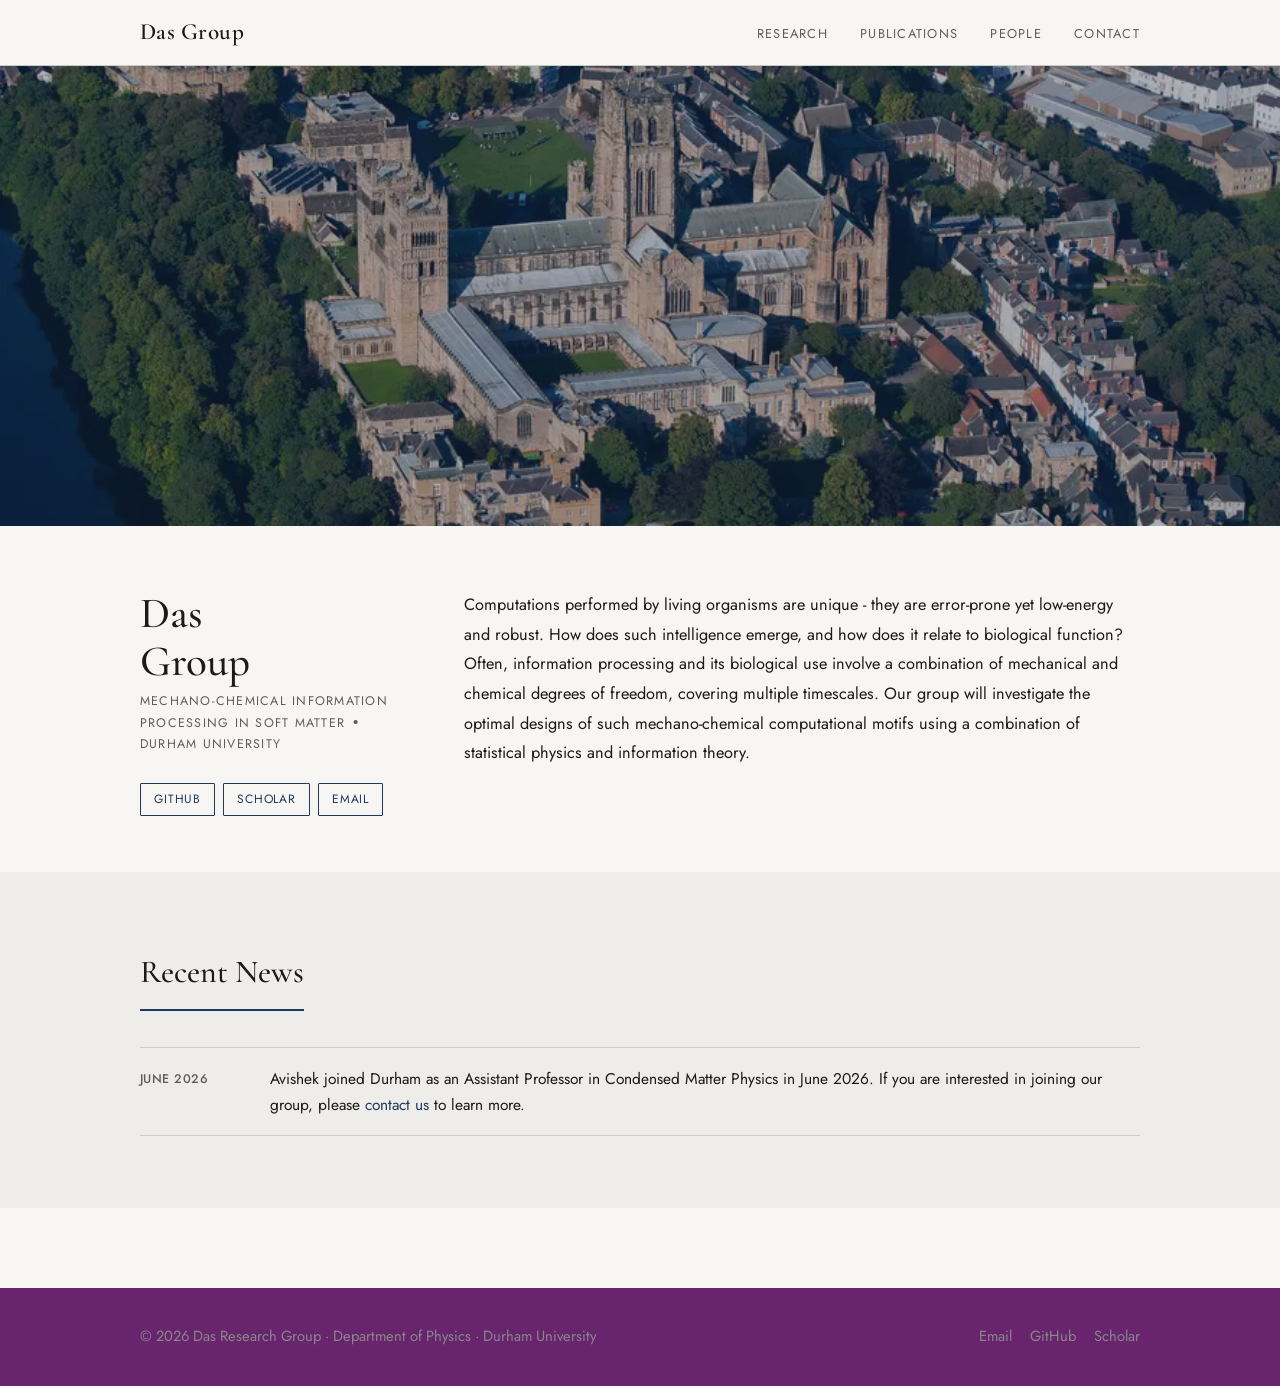
<file: index.html>
<!DOCTYPE html>
<html lang="en">
<head>
  <meta charset="UTF-8">
  <meta name="viewport" content="width=device-width, initial-scale=1.0, shrink-to-fit=no">
  <title>Das Group | Durham University </title>
  <meta name="description" content="Mechano-Chemical Information Processing">
  <link rel="preconnect" href="https://fonts.googleapis.com">
  <link rel="preconnect" href="https://fonts.gstatic.com" crossorigin>
  <link href="https://fonts.googleapis.com/css2?family=Cormorant+Garamond:ital,wght@0,400;0,500;0,600;1,400&family=Jost:wght@300;400;500&display=swap" rel="stylesheet">
  <link rel="stylesheet" href="css/style.css">
</head>

<!-- Google tag (gtag.js) -->
<script async src="https://www.googletagmanager.com/gtag/js?id=G-GLLT62PN7Q"></script>
<script>
  window.dataLayer = window.dataLayer || [];
  function gtag(){dataLayer.push(arguments);}
  gtag('js', new Date());

  gtag('config', 'G-GLLT62PN7Q');
</script>
  
<body>

  <!-- ═══ NAVIGATION ════════════════════════════════════════ -->
  <nav>
    <div class="nav-inner">
      <!-- REPLACE: your name or group name -->
      <a href="index.html" class="nav-brand">Das Group</a>
      <button class="nav-toggle" aria-label="Toggle menu" onclick="toggleNav()">
        <span></span><span></span><span></span>
      </button>
      <ul class="nav-links" id="navLinks">
        <li><a href="research.html">Research</a></li>
        <li><a href="publications.html">Publications</a></li>
        <li><a href="people.html">People</a></li>
        <li><a href="contact.html">Contact</a></li>
      </ul>
    </div>
  </nav>

  <!-- ═══ HERO IMAGE ════════════════════════════════════════ -->
  <!-- REPLACE: add your image at assets/img/hero.jpg and
       uncomment the <img> tag below; delete the placeholder div -->
  <div class="hero">
     <img src="assets/img/durham.jpg" alt="Research banner"> 
  </div>

  <!-- ═══ INTRO ═════════════════════════════════════════════ -->
  <div class="home-intro">

    <div class="intro-left">
      <!-- REPLACE: your group/name -->
      <h1 class="intro-name">Das<br>Group</h1>
      <!-- REPLACE: your title and affiliation -->
      <p class="intro-title">Mechano-Chemical Information Processing in Soft Matter 
        <span style="font-size: 3em; line-height: 0; vertical-align: -0.1em;">&middot;</span> Durham University </p>
      <div class="intro-badges">
        <!-- REPLACE: update hrefs and add/remove links as needed -->
        <a href="https://github.com/avishek-das1" target="_blank">GitHub</a>
        <a href="https://scholar.google.com/citations?user=sW6eFRYAAAAJ&hl=en" target="_blank">Scholar</a>
        <a href="mailto:avishek.das@durham.ac.uk">Email</a>
      </div>
    </div>

    <div class="intro-body">
      <!-- REPLACE: your research description (2–4 paragraphs) -->
      <p>
        Computations performed by living organisms are unique - they are error-prone yet low-energy and robust. 
        How does such intelligence emerge, and how does it relate to biological function? 
        Often, information processing and its biological use involve a combination of mechanical and chemical degrees of freedom,
        covering multiple timescales. Our group will investigate the optimal designs of such mechano-chemical 
        computational motifs using a combination of statistical physics and information theory. 
      </p>
    </div>

  </div>

  <!-- ═══ NEWS ══════════════════════════════════════════════ -->
  <div class="section section-alt">
    <div class="wrap">
      <h2 class="section-title">Recent News</h2>
      <ul class="news-list">

        <!-- REPLACE: most recent item first; duplicate <li> as needed -->
        <li class="news-item">
          <span class="news-date">June 2026</span>
          <span class="news-text">
            Avishek joined Durham as an Assistant Professor in Condensed Matter Physics in June 2026. If you are interested in joining
            our group, please <a href="contact.html">contact us</a> to learn more.
          </span>
        </li>

      </ul>
    </div>
  </div>

  <!-- ═══ FOOTER ════════════════════════════════════════════ -->
  <!-- REPLACE: department, university, and links -->
  <footer>
    <div class="footer-inner">
      <span class="footer-copy">
        &copy; 2026 Das Research Group &middot; Department of Physics &middot; Durham University
      </span>
      <div class="footer-links">
        <a href="mailto:avishek.das@durham.ac.uk">Email</a>
        <a href="https://github.com/avishek-das1" target="_blank">GitHub</a>
        <a href="https://scholar.google.com/citations?user=sW6eFRYAAAAJ&hl=en" target="_blank">Scholar</a>
      </div>
    </div>
  </footer>

  <script>
    function toggleNav() {
      document.getElementById('navLinks').classList.toggle('open');
    }
  </script>

</body>
</html>
</file>
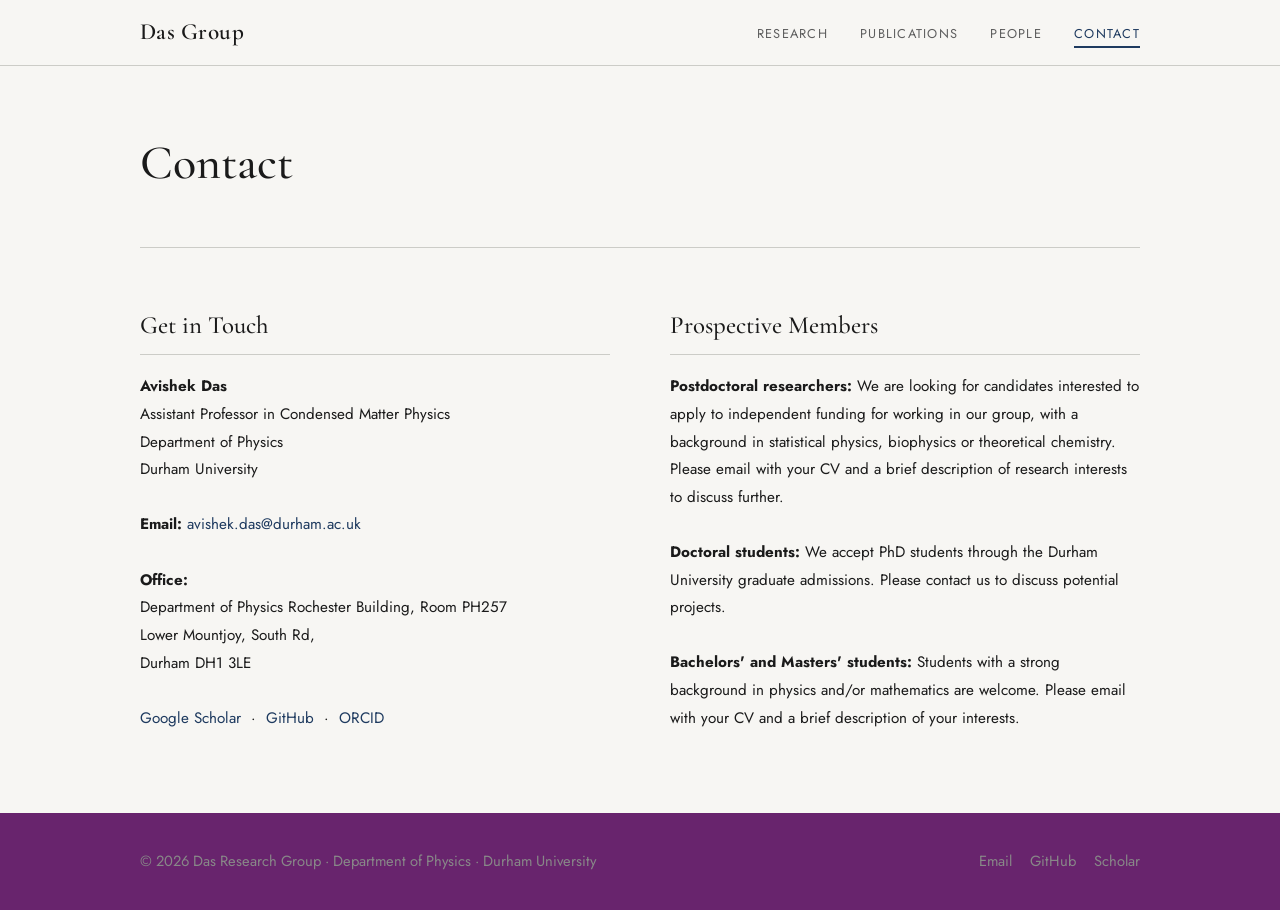
<file: contact.html>
<!DOCTYPE html>
<html lang="en">
<head>
  <meta charset="UTF-8">
  <meta name="viewport" content="width=device-width, initial-scale=1.0, shrink-to-fit=no">
  <title>Das Group | Contact</title>
  <link rel="preconnect" href="https://fonts.googleapis.com">
  <link rel="preconnect" href="https://fonts.gstatic.com" crossorigin>
  <link href="https://fonts.googleapis.com/css2?family=Cormorant+Garamond:ital,wght@0,400;0,500;0,600;1,400&family=Jost:wght@300;400;500&display=swap" rel="stylesheet">
  <link rel="stylesheet" href="css/style.css">
</head>

<!-- Google tag (gtag.js) -->
<script async src="https://www.googletagmanager.com/gtag/js?id=G-GLLT62PN7Q"></script>
<script>
  window.dataLayer = window.dataLayer || [];
  function gtag(){dataLayer.push(arguments);}
  gtag('js', new Date());

  gtag('config', 'G-GLLT62PN7Q');
</script>
  
<body>

  <!-- ═══ NAVIGATION ════════════════════════════════════════ -->
  <nav>
    <div class="nav-inner">
      <a href="index.html" class="nav-brand">Das Group</a>
      <button class="nav-toggle" aria-label="Toggle menu" onclick="toggleNav()">
        <span></span><span></span><span></span>
      </button>
      <ul class="nav-links" id="navLinks">
        <li><a href="research.html">Research</a></li>
        <li><a href="publications.html">Publications</a></li>
        <li><a href="people.html">People</a></li>
        <li><a href="contact.html" class="active">Contact</a></li>
      </ul>
    </div>
  </nav>

  <!-- ═══ PAGE CONTENT ══════════════════════════════════════ -->
  <div class="wrap">

    <div class="page-header">
      <h1>Contact</h1>
    </div>

    <div class="contact-grid">

      <!-- ── Left column: contact info ─────────────────────── -->
      <div class="contact-block">
        <h2>Get in Touch</h2>
        <address>
          <!-- REPLACE: all details below -->
          <p>
            <strong>Avishek Das</strong><br>
            Assistant Professor in Condensed Matter Physics<br>
            Department of Physics<br>
            Durham University
          </p>
          <br>
          <p>
            <strong>Email:</strong>
            <a href="mailto:avishek.das@durham.ac.uk">avishek.das@durham.ac.uk</a>
          </p>
          <br>
          <p>
            <strong>Office:</strong><br>
            Department of Physics Rochester Building, Room PH257<br>
            Lower Mountjoy, South Rd,<br>
            Durham DH1 3LE
          </p>
        </address>
        <br>
        <p>
          <!-- REPLACE: links -->
          <a href="https://scholar.google.com/citations?user=sW6eFRYAAAAJ&hl=en" target="_blank">Google Scholar</a>
          &nbsp;&middot;&nbsp;
          <a href="https://github.com/avishek-das1" target="_blank">GitHub</a>
          &nbsp;&middot;&nbsp;
          <a href="https://orcid.org/0000-0003-0269-7721" target="_blank">ORCID</a>
        </p>
      </div>

      <!-- ── Right column: joining the group ─────────────────── -->
      <div class="contact-block">
        <h2>Prospective Members</h2>

        <!-- REPLACE: tailor this message to your situation -->
        <p>
          <strong>Postdoctoral researchers:</strong> We are looking for candidates interested to apply to 
          independent funding for working in our group,
          with a background in statistical physics, biophysics or theoretical chemistry. 
          Please email with your CV and a brief description of research interests to discuss further.
        </p>
        <br>
        <p>
          <strong>Doctoral students:</strong> We accept PhD students through the
          Durham University graduate admissions. Please contact us to discuss potential projects.
        </p>
        <br>
        <p>
          <strong>Bachelors' and Masters' students:</strong> Students with a strong background in physics and/or mathematics 
          are welcome.
          Please email with your CV and a brief description of your interests.
        </p>
      </div>

    </div>

  </div><!-- /wrap -->

  <!-- ═══ FOOTER ════════════════════════════════════════════ -->
  <footer>
    <div class="footer-inner">
      <span class="footer-copy">
        &copy; 2026 Das Research Group &middot; Department of Physics &middot; Durham University
      </span>
      <div class="footer-links">
        <a href="mailto:avishek.das@durham.ac.uk">Email</a>
        <a href="https://github.com/avishek-das1" target="_blank">GitHub</a>
        <a href="https://scholar.google.com/citations?user=sW6eFRYAAAAJ&hl=en" target="_blank">Scholar</a>
      </div>
    </div>
  </footer>

  <script>
    function toggleNav() {
      document.getElementById('navLinks').classList.toggle('open');
    }
  </script>

</body>
</html>
</file>
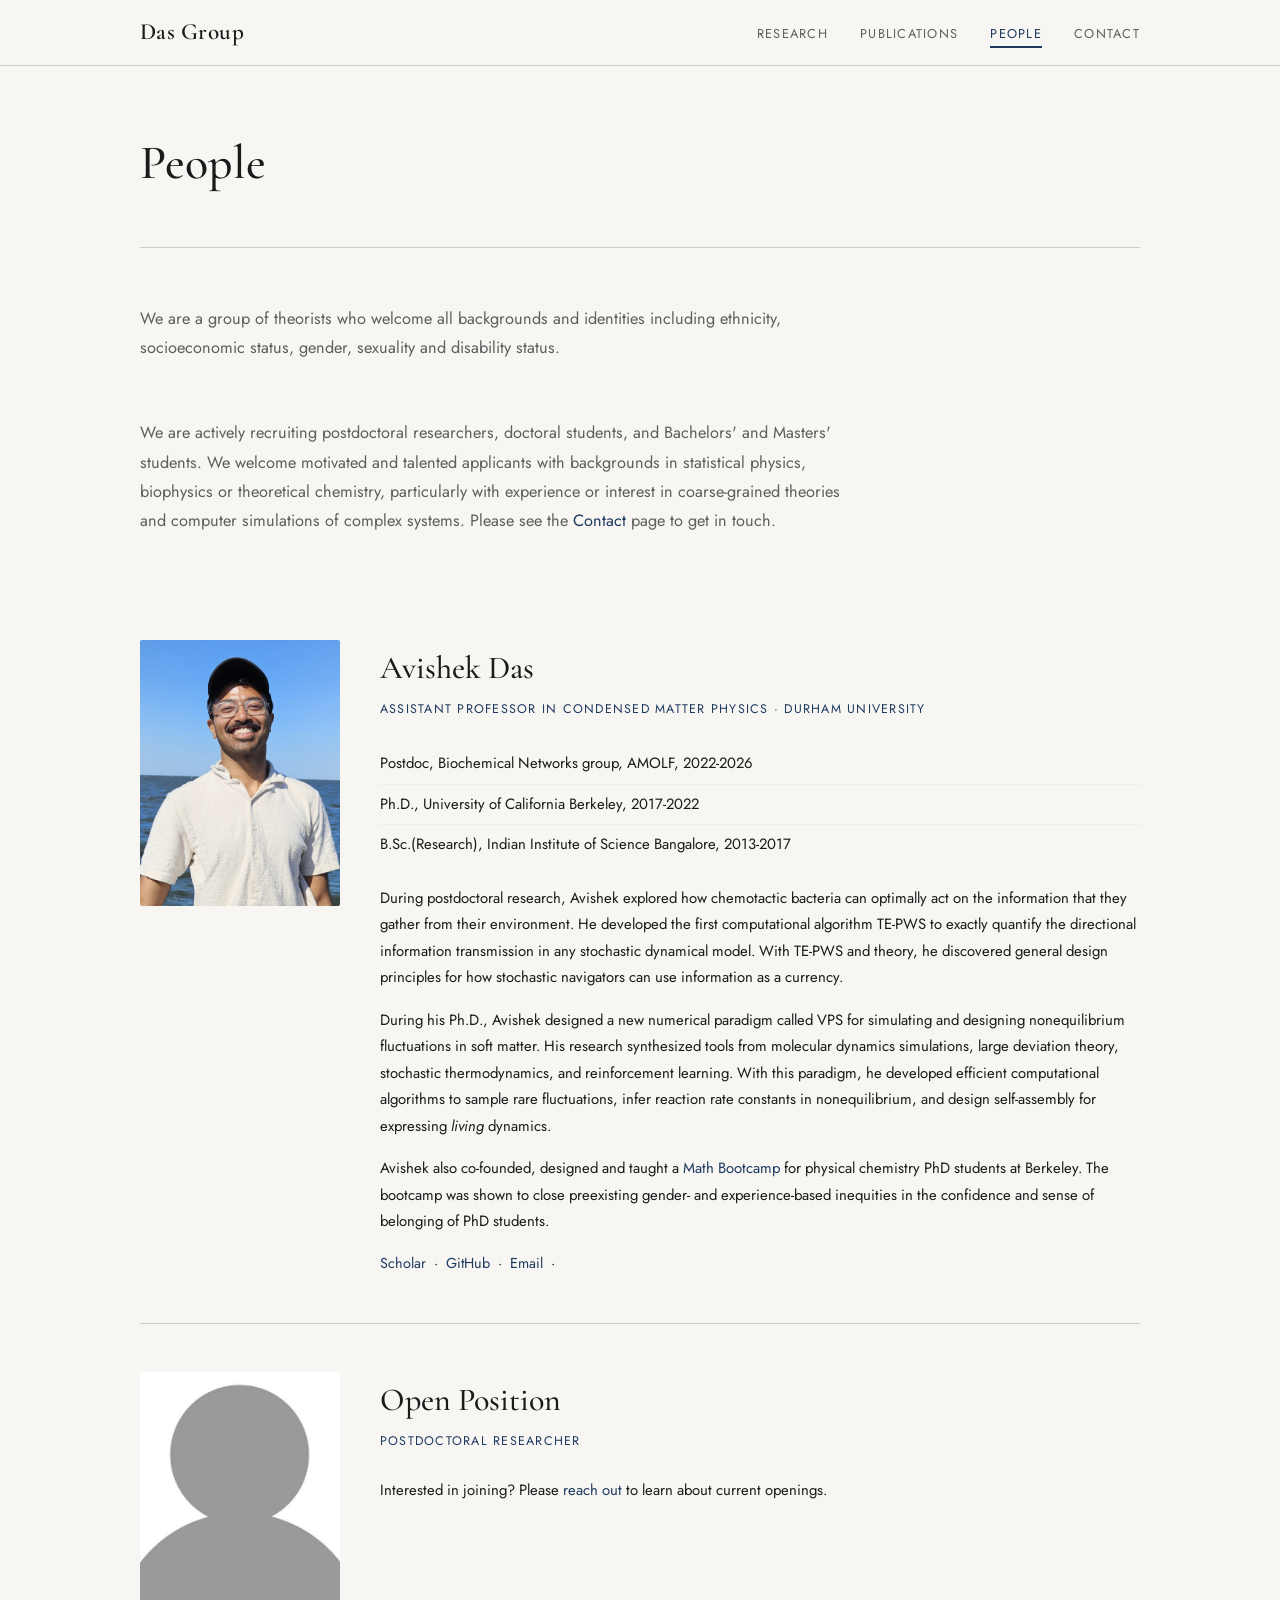
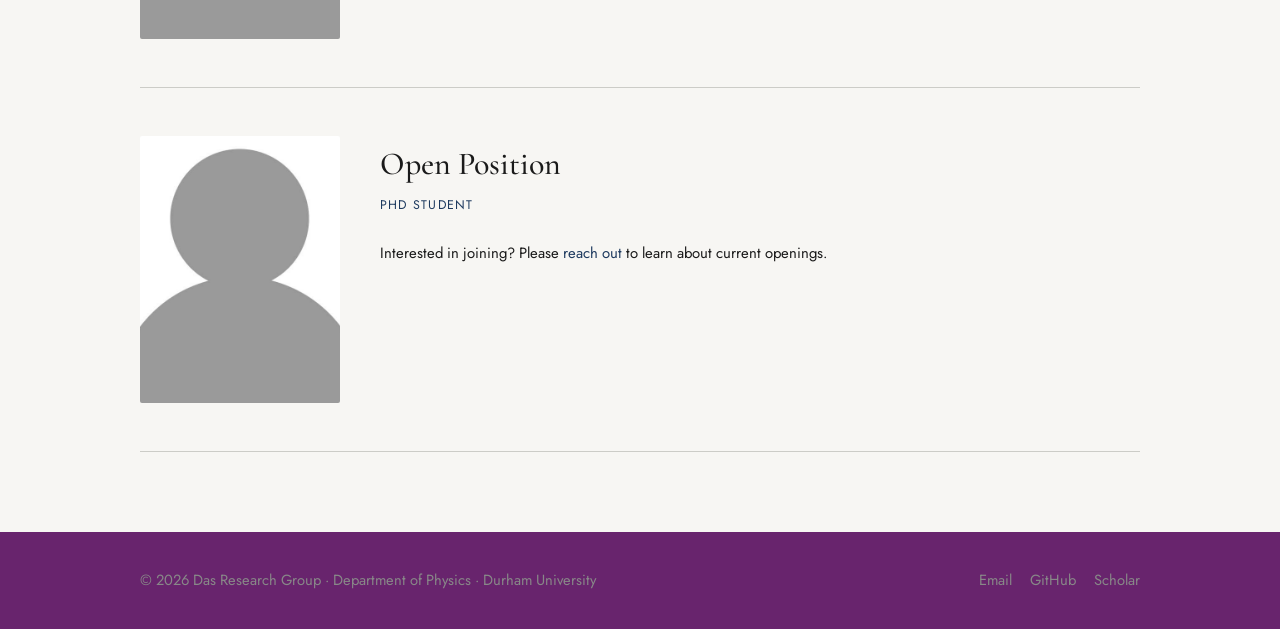
<file: people.html>
<!DOCTYPE html>
<html lang="en">
<head>
  <meta charset="UTF-8">
  <meta name="viewport" content="width=device-width, initial-scale=1.0, shrink-to-fit=no">
  <title>Das Group | People</title>
  <link rel="preconnect" href="https://fonts.googleapis.com">
  <link rel="preconnect" href="https://fonts.gstatic.com" crossorigin>
  <link href="https://fonts.googleapis.com/css2?family=Cormorant+Garamond:ital,wght@0,400;0,500;0,600;1,400&family=Jost:wght@300;400;500&display=swap" rel="stylesheet">
  <link rel="stylesheet" href="css/style.css">
</head>

<!-- Google tag (gtag.js) -->
<script async src="https://www.googletagmanager.com/gtag/js?id=G-GLLT62PN7Q"></script>
<script>
  window.dataLayer = window.dataLayer || [];
  function gtag(){dataLayer.push(arguments);}
  gtag('js', new Date());

  gtag('config', 'G-GLLT62PN7Q');
</script>
  
<body>

  <!-- ═══ NAVIGATION ════════════════════════════════════════ -->
  <nav>
    <div class="nav-inner">
      <a href="index.html" class="nav-brand">Das Group</a>
      <button class="nav-toggle" aria-label="Toggle menu" onclick="toggleNav()">
        <span></span><span></span><span></span>
      </button>
      <ul class="nav-links" id="navLinks">
        <li><a href="research.html">Research</a></li>
        <li><a href="publications.html">Publications</a></li>
        <li><a href="people.html" class="active">People</a></li>
        <li><a href="contact.html">Contact</a></li>
      </ul>
    </div>
  </nav>

  <!-- ═══ PAGE CONTENT ══════════════════════════════════════ -->
  <div class="wrap">

    <div class="page-header">
      <h1>People</h1>
    </div>

    <!-- REPLACE: recruiting message (remove if not yet a PI) -->
    <p class="people-intro">
      We are a group of theorists who welcome all backgrounds and identities including ethnicity, socioeconomic status, gender, 
      sexuality and disability status.
    </p>
    
    <p class="people-intro">
      We are actively recruiting postdoctoral researchers, doctoral students, and Bachelors' and Masters' students.
      We welcome motivated and talented applicants with backgrounds in statistical physics, biophysics or theoretical chemistry,
      particularly with experience or interest in coarse-grained theories and computer simulations of complex systems.
      Please see the <a href="contact.html">Contact</a> page to get in touch.
    </p>

    <!-- ── PI card ────────────────────────────────────────── -->
    <div class="person-card">
      <div class="person-photo">
        <!-- REPLACE: add your photo at assets/img/photo.jpg and
             uncomment the <img> tag; delete the placeholder div -->
         <img src="assets/img/photo1.jpg" alt="Avishek Das"> 
      </div>
      <div class="person-info">
        <!-- REPLACE: your name -->
        <h2>Avishek Das</h2>
        <!-- REPLACE: your role and institution -->
        <p class="person-role">Assistant Professor in Condensed Matter Physics &middot; Durham University</p>

        <!-- REPLACE: your CV highlights (education, positions) -->
        <ul class="cv-list">
          <li>Postdoc, Biochemical Networks group, AMOLF, 2022-2026</li>
          <li>Ph.D., University of California Berkeley, 2017-2022</li>
          <li>B.Sc.(Research), Indian Institute of Science Bangalore, 2013-2017</li>
        </ul>

        <!-- REPLACE: short bio (2–4 sentences) -->
        <p class="person-bio">
          During postdoctoral research, Avishek explored how chemotactic bacteria can optimally act on the information that they gather 
          from their environment. 
          He developed the first computational algorithm TE-PWS to exactly quantify the directional information transmission in any 
          stochastic dynamical model. 
          With TE-PWS and theory, he discovered general design principles for how stochastic navigators can use information as a currency.
          </p>

        <p class="person-bio">
          During his Ph.D., Avishek designed a new numerical paradigm called VPS for simulating and designing nonequilibrium 
          fluctuations in soft matter. His research synthesized tools from molecular dynamics simulations, large deviation theory, 
          stochastic thermodynamics, and reinforcement learning. With this paradigm, he developed efficient computational algorithms to sample 
          rare fluctuations, infer reaction rate constants in nonequilibrium, and design self-assembly for expressing <em>living</em> dynamics. 
          </p>

        <p class="person-bio">
          Avishek also co-founded, designed and taught a <a href="https://chemmathbootcamp.com">Math Bootcamp</a> for physical chemistry PhD students at Berkeley.
          The bootcamp was shown to close preexisting gender- and experience-based inequities in the confidence and sense of belonging of PhD students.
          </p>

        <!-- REPLACE: your links -->
        <p style="margin-top:16px; font-size:.9rem;">
          <a href="https://scholar.google.com/citations?user=sW6eFRYAAAAJ&hl=en" target="_blank">Scholar</a>
          &nbsp;&middot;&nbsp;
          <a href="https://github.com/avishek-das1" target="_blank">GitHub</a>
          &nbsp;&middot;&nbsp;
          <a href="mailto:avishek.das@durham.ac.uk" target="_blank">Email</a>
          &nbsp;&middot;&nbsp;
        </p>
      </div>
    </div>

    <!-- ── Postdoc slot (open / filled) ──────────────────── -->
    <div class="person-card">
      <div class="person-photo">
        <!-- Leave placeholder or add photo when filled -->
         <img src="assets/img/vacant_placeholder.jpg" alt="Vacant"> 
      </div>
      <div class="person-info">
        <h2>Open Position</h2>
        <p class="person-role">Postdoctoral Researcher</p>
        <p class="person-bio">
          Interested in joining? Please <a href="contact.html">reach out</a> to learn about
          current openings.
        </p>
      </div>
    </div>

    <!-- ── Graduate student slot ──────────────────────────── -->
    <div class="person-card">
      <div class="person-photo">
         <img src="assets/img/vacant_placeholder.jpg" alt="Vacant"> 
      </div>
      <div class="person-info">
        <h2>Open Position</h2>
        <p class="person-role">PhD Student</p>
        <p class="person-bio">
          Interested in joining? Please <a href="contact.html">reach out</a> to learn about
          current openings.
        </p>
      </div>
    </div>

    <!--  TO ADD A REAL GROUP MEMBER, duplicate this block:

    <div class="person-card">
      <div class="person-photo">
        <img src="assets/img/MEMBERNAME.jpg" alt="Member Name">
      </div>
      <div class="person-info">
        <h2>Member Name</h2>
        <p class="person-role">Ph.D. Student / Postdoc / etc.</p>
        <ul class="cv-list">
          <li>B.S., Institution, Year</li>
        </ul>
        <p class="person-bio">
          [Short bio / research interests.]
        </p>
        <p style="margin-top:16px; font-size:.9rem;">
          <a href="mailto:member@university.edu">member@university.edu</a>
        </p>
      </div>
    </div>

    -->

  </div><!-- /wrap -->

  <!-- ═══ FOOTER ════════════════════════════════════════════ -->
  <footer>
    <div class="footer-inner">
      <span class="footer-copy">
        &copy; 2026 Das Research Group &middot; Department of Physics &middot; Durham University
      </span>
      <div class="footer-links">
        <a href="mailto:avishek.das@durham.ac.uk">Email</a>
        <a href="https://github.com/avishek-das1" target="_blank">GitHub</a>
        <a href="https://scholar.google.com/citations?user=sW6eFRYAAAAJ&hl=en" target="_blank">Scholar</a>
      </div>
    </div>
  </footer>

  <script>
    function toggleNav() {
      document.getElementById('navLinks').classList.toggle('open');
    }
  </script>

</body>
</html>
</file>
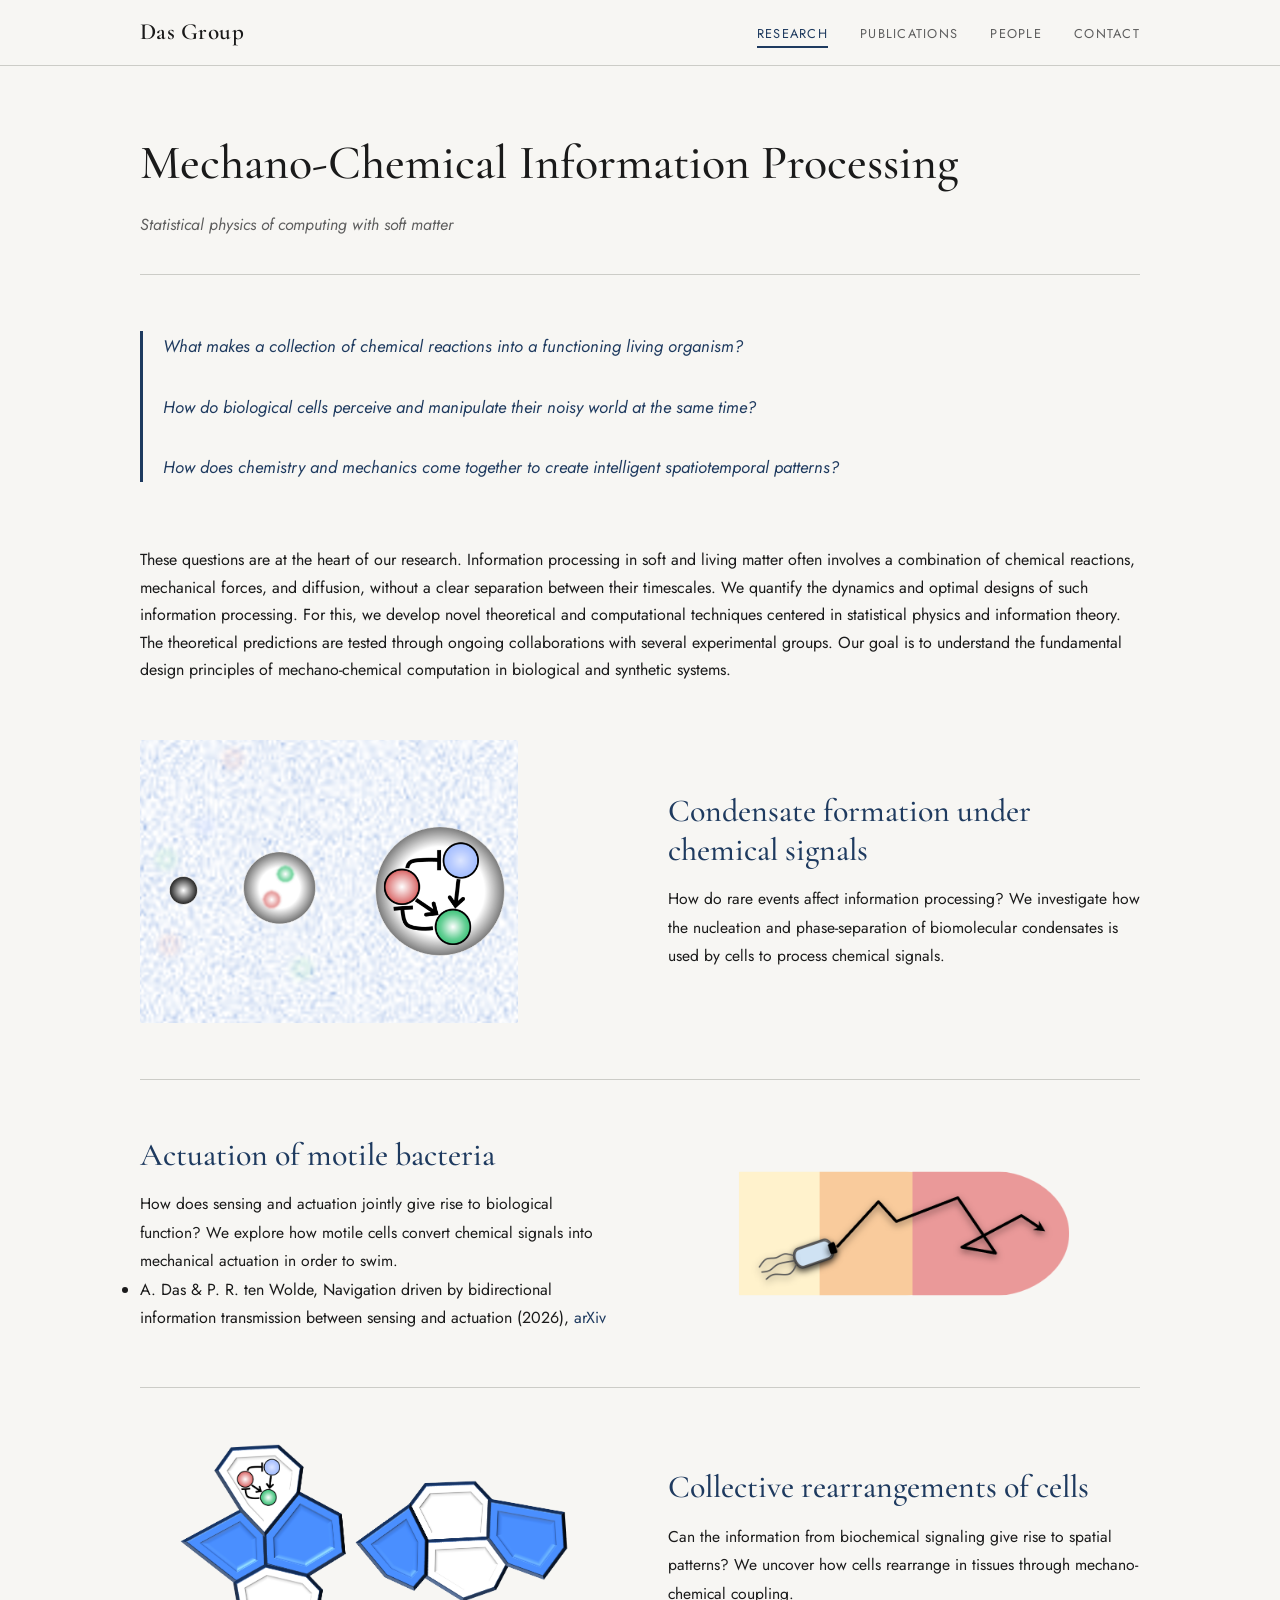
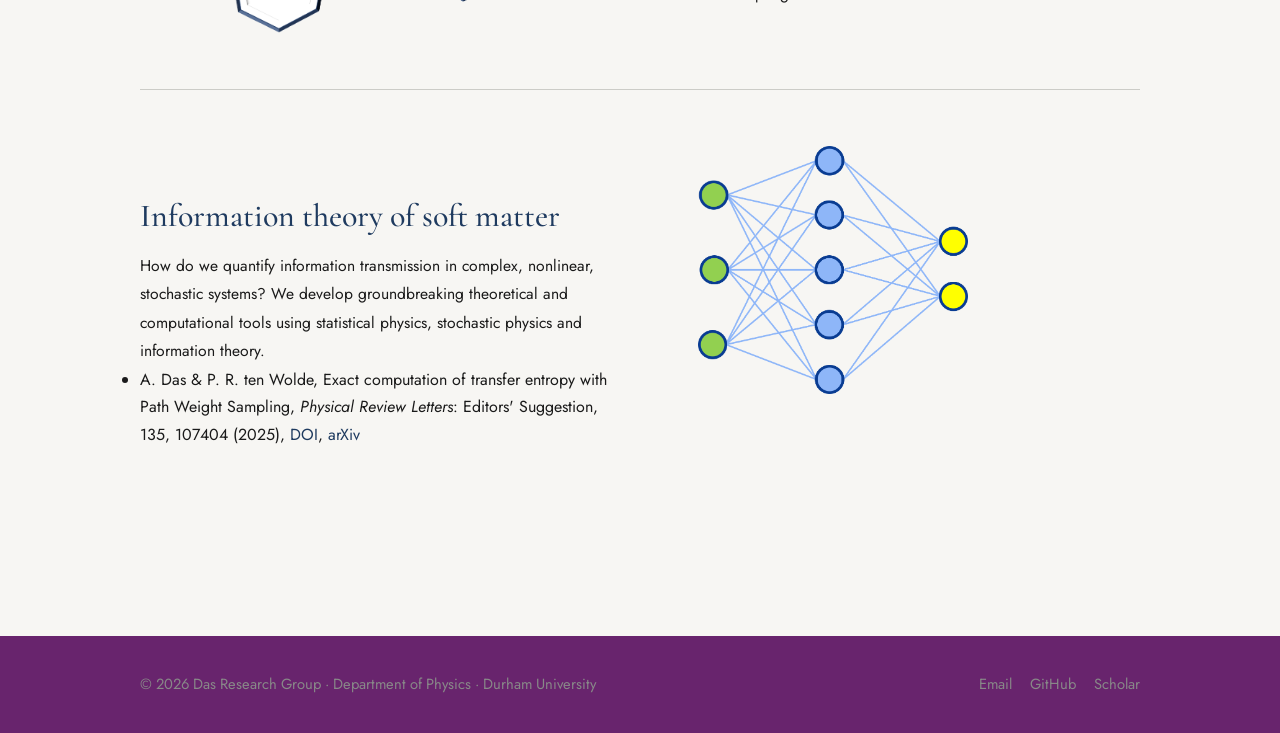
<file: research.html>
<!DOCTYPE html>
<html lang="en">
<head>
  <meta charset="UTF-8">
  <meta name="viewport" content="width=device-width, initial-scale=1.0, shrink-to-fit=no">
  <title>Das Group | Research</title>
  <link rel="preconnect" href="https://fonts.googleapis.com">
  <link rel="preconnect" href="https://fonts.gstatic.com" crossorigin>
  <link href="https://fonts.googleapis.com/css2?family=Cormorant+Garamond:ital,wght@0,400;0,500;0,600;1,400&family=Jost:wght@300;400;500&display=swap" rel="stylesheet">
  <link rel="stylesheet" href="css/style.css">
</head>

<!-- Google tag (gtag.js) -->
<script async src="https://www.googletagmanager.com/gtag/js?id=G-GLLT62PN7Q"></script>
<script>
  window.dataLayer = window.dataLayer || [];
  function gtag(){dataLayer.push(arguments);}
  gtag('js', new Date());

  gtag('config', 'G-GLLT62PN7Q');
</script>
  
<body>

  <!-- ═══ NAVIGATION ════════════════════════════════════════ -->
  <nav>
    <div class="nav-inner">
      <a href="index.html" class="nav-brand">Das Group</a>
      <button class="nav-toggle" aria-label="Toggle menu" onclick="toggleNav()">
        <span></span><span></span><span></span>
      </button>
      <ul class="nav-links" id="navLinks">
        <li><a href="research.html" class="active">Research</a></li>
        <li><a href="publications.html">Publications</a></li>
        <li><a href="people.html">People</a></li>
        <li><a href="contact.html">Contact</a></li>
      </ul>
    </div>
  </nav>

  <!-- ═══ PAGE HEADER ═══════════════════════════════════════ -->
  <div class="wrap">
    <div class="page-header">
      <!-- REPLACE: your research tagline -->
      <h1>Mechano-Chemical Information Processing</h1>
      <p class="subtitle">Statistical physics of computing with soft matter</p>
    </div>

    <!-- REPLACE: 2–3 sentence bold statement of your program.
         This sits as a pull-quote above the research areas. -->

    <p class="research-lede">
          What makes a collection of chemical reactions into a functioning living organism?<br>
          <br>
          How do biological cells perceive and manipulate their noisy world at the same time?<br>
          <br>
          How does chemistry and mechanics come together to create <em>intelligent</em> spatiotemporal patterns?<br>
          </p>

    <p>
          These questions are at the heart of our research. Information processing in soft and living matter often
          involves a combination of chemical reactions, mechanical forces, and diffusion, without a clear separation between their timescales.
          We quantify the dynamics and optimal designs of such information processing. For this, we develop novel theoretical and computational 
          techniques centered in statistical physics and information theory. The theoretical predictions are tested through ongoing collaborations
          with several experimental groups. 
          Our goal is to understand the fundamental design principles of
          mechano-chemical computation in biological and synthetic systems.
          </p> 
    
    <!-- ── Research Area 1 ────────────────────────────────── -->
    <div class="research-item">
      <div class="r-img" style="overflow: hidden;">
        <!-- REPLACE: add image at assets/img/research1.png and
             swap placeholder div for the <img> below -->
        <img src="assets/img/research1.png" alt="Condensates forming in a solvent"
          style="width: 80%; height: 100%; transform: scale(1.0); transform-origin: center;
          object-position: 100% 50%;">
      </div>
      <div class="r-text">
        <!-- REPLACE: title and description of research area 1 -->
        <h2>Condensate formation under chemical signals</h2>
        <p>
          How do rare events affect information processing? We investigate how the nucleation and 
          phase-separation of biomolecular condensates is used by cells to process chemical
          signals.
        </p>
      </div>
    </div>

    <!-- ── Research Area 2 (image on right) ─────────────────── -->
    <div class="research-item flip">
      <div class="r-img" style="overflow: hidden; aspect-ratio: 4/1.5;">
         <img src="assets/img/research2.png" alt="Bacterium with flagella climbing up a concentration gradient"
          style="width: 100%; height: 100%; transform: scale(0.7); transform-origin: center;"> 
      </div>
      <div class="r-text">
        <h2>Actuation of motile bacteria</h2>
        <p>
          How does sensing and actuation jointly give rise to biological function? We explore how motile cells convert 
          chemical signals into mechanical actuation in order to swim.
        </p>
        <ul style="list-style-type: disc;">
        <li>
          A. Das & P. R. ten Wolde, Navigation driven by bidirectional information transmission between
          sensing and actuation (2026), 
          <a href="https://arxiv.org/abs/2607.26798">arXiv</a>
        </li>
        </ul>
      </div>
    </div>

    <!-- ── Research Area 3 ────────────────────────────────── -->
    <div class="research-item">
      <div class="r-img" style="overflow: hidden; aspect-ratio: 4/1.6;">
        <img src="assets/img/research3.png" alt="T1 transition with chemical signaling"
          style="width: 100%; height: 100%; object-fit: contain; transform: scale(1.0); transform-origin: center;">
      </div>
      <div class="r-text">
        <h2>Collective rearrangements of cells</h2>
        <p>
          Can the information from biochemical signaling give rise to spatial patterns? We uncover how cells rearrange in tissues
          through mechano-chemical coupling.
        </p>
      </div>
    </div>

    <!-- ── Research Area 4 (image on right) ─────────────────── -->
    <div class="research-item flip">
      <div class="r-img" style="overflow: hidden; aspect-ratio: 4/3;">
        <img src="assets/img/research4b.png" alt="Neural Network"
          style="width: 70%; height: 70%; object-fit: contain; transform: scale(1.0); transform-origin: center;">
      </div>
      <div class="r-text">
        <h2>Information theory of soft matter</h2>
        <p>
          How do we quantify information transmission in complex, nonlinear, stochastic systems?
          We develop groundbreaking
          theoretical and computational tools using statistical physics, stochastic physics and information theory.
        </p>
        <ul style="list-style-type: disc;">
        <li>
          A. Das & P. R. ten Wolde, Exact computation of transfer entropy with Path Weight Sampling, 
          <i>Physical Review Letters</i>: Editors' Suggestion, 135, 107404 (2025), 
          <a href="https://doi.org/10.1103/t8z9-ylvg">DOI</a>, 
          <a href="https://arxiv.org/abs/2409.01650">arXiv</a>
        </li>
        </ul>
      </div>
    </div>

    <!-- Add or remove <div class="research-item"> blocks as needed.
         Alternate between class="research-item" and class="research-item flip"
         to get left-right alternating layout. -->

  </div><!-- /wrap -->

  <!-- ═══ FOOTER ════════════════════════════════════════════ -->
  <footer>
    <div class="footer-inner">
      <span class="footer-copy">
        &copy; 2026 Das Research Group &middot; Department of Physics &middot; Durham University
      </span>
      <div class="footer-links">
        <a href="mailto:avishek.das@durham.ac.uk">Email</a>
        <a href="https://github.com/avishek-das1" target="_blank">GitHub</a>
        <a href="https://scholar.google.com/citations?user=sW6eFRYAAAAJ&hl=en" target="_blank">Scholar</a>
      </div>
    </div>
  </footer>

  <script>
    function toggleNav() {
      document.getElementById('navLinks').classList.toggle('open');
    }
  </script>

</body>
</html>
</file>
<file: css/style.css>
/* ============================================================
   Das Group — Academic Website
   Fonts: Cormorant Garamond (headings) + Jost (body/nav)
   ============================================================ */

:root {
  --bg:          #F7F6F3;
  --bg-alt:      #EEEDE9;
  --text:        #1A1A1A;
  --text-muted:  #5E5E5E;
  --accent:      #1E3A5F;
  --accent-mid:  #2E5080;
  --border:      #CCCCC7;
  --white:       #FFFFFF;

  --font-head: 'Cormorant Garamond', Georgia, serif;
  --font-body: 'Jost', 'Helvetica Neue', sans-serif;

  --nav-h:    66px;
  --wide:     1080px;
  --gap:      40px;
}

/* ─── Reset ──────────────────────────────────────────────── */
*, *::before, *::after { box-sizing: border-box; margin: 0; padding: 0; }
html { scroll-behavior: smooth; }

body {
  font-family: var(--font-body);
  background: var(--bg);
  color: var(--text);
  font-size: 16px;
  line-height: 1.72;
  -webkit-font-smoothing: antialiased;
}

img { display: block; max-width: 100%; }

a { color: var(--accent); text-decoration: none; transition: color .2s; }
a:hover { color: var(--accent-mid); }

/* ─── Layout helpers ─────────────────────────────────────── */
.wrap {
  max-width: var(--wide);
  margin: 0 auto;
  padding: 0 var(--gap);
}

/* ─── Navigation ─────────────────────────────────────────── */
nav {
  position: sticky;
  top: 0;
  height: var(--nav-h);
  background: var(--bg);
  border-bottom: 1px solid var(--border);
  z-index: 200;
}

.nav-inner {
  max-width: var(--wide);
  margin: 0 auto;
  padding: 0 var(--gap);
  height: 100%;
  display: flex;
  align-items: center;
  justify-content: space-between;
}

.nav-brand {
  font-family: var(--font-head);
  font-size: 1.45rem;
  font-weight: 600;
  color: var(--text);
  letter-spacing: .02em;
}
.nav-brand:hover { color: var(--accent); }

.nav-links {
  display: flex;
  list-style: none;
  gap: 32px;
}

.nav-links a {
  font-size: .8rem;
  font-weight: 400;
  letter-spacing: .1em;
  text-transform: uppercase;
  color: var(--text-muted);
  padding-bottom: 3px;
  border-bottom: 2px solid transparent;
  transition: color .2s, border-color .2s;
}
.nav-links a:hover,
.nav-links a.active {
  color: var(--accent);
  border-bottom-color: var(--accent);
}

/* Hamburger (mobile) */
.nav-toggle {
  display: none;
  flex-direction: column;
  gap: 5px;
  cursor: pointer;
  background: none;
  border: none;
  padding: 6px;
}
.nav-toggle span {
  display: block;
  width: 22px;
  height: 2px;
  background: var(--text);
  transition: .3s;
}

/* ─── Hero ───────────────────────────────────────────────── */
.hero {
  height: 460px;
  overflow: hidden;
  background: var(--accent);
  position: relative;
}
.hero img {
  width: 100%;
  height: 100%;
  object-fit: cover;
  opacity: .65;
}
.hero-placeholder {
  width: 100%;
  height: 100%;
  background: linear-gradient(140deg, #1E3A5F 0%, #0D2140 55%, #081526 100%);
}

/* ─── Home: intro split ──────────────────────────────────── */
.home-intro {
  max-width: var(--wide);
  margin: 0 auto;
  padding: 64px var(--gap) 56px;
  display: grid;
  grid-template-columns: 260px 1fr;
  gap: 64px;
  align-items: start;
}

.intro-name {
  font-family: var(--font-head);
  font-size: 2.7rem;
  font-weight: 500;
  line-height: 1.1;
  margin-bottom: 6px;
}
.intro-title {
  font-size: .78rem;
  text-transform: uppercase;
  letter-spacing: .1em;
  color: var(--text-muted);
  margin-bottom: 28px;
}
.intro-badges {
  display: flex;
  flex-wrap: wrap;
  gap: 8px;
}
.intro-badges a {
  font-size: .75rem;
  text-transform: uppercase;
  letter-spacing: .07em;
  color: var(--accent);
  border: 1px solid var(--accent);
  padding: 5px 13px;
  border-radius: 1px;
  transition: background .2s, color .2s;
}
.intro-badges a:hover { background: var(--accent); color: var(--white); }

.intro-body p {
  font-size: 1.02rem;
  line-height: 1.82;
  margin-bottom: 16px;
}
.intro-body p:last-child { margin-bottom: 0; }

/* ─── Section wrapper ────────────────────────────────────── */
.section { padding: 72px 0; }
.section-alt { background: var(--bg-alt); }

.section-title {
  font-family: var(--font-head);
  font-size: 2rem;
  font-weight: 500;
  margin-bottom: 36px;
  padding-bottom: 10px;
  border-bottom: 2px solid var(--accent);
  display: inline-block;
}

/* ─── News ───────────────────────────────────────────────── */
.news-list { list-style: none; }

.news-item {
  display: grid;
  grid-template-columns: 110px 1fr;
  gap: 20px;
  padding: 18px 0;
  border-bottom: 1px solid var(--border);
}
.news-item:first-child { border-top: 1px solid var(--border); }

.news-date {
  font-size: .78rem;
  font-weight: 500;
  letter-spacing: .04em;
  text-transform: uppercase;
  color: var(--text-muted);
  padding-top: 3px;
}
.news-text { font-size: .97rem; line-height: 1.65; }

/* ─── Page header (inner pages) ──────────────────────────── */
.page-header {
  padding: 56px 0 36px;
  border-bottom: 1px solid var(--border);
  margin-bottom: 56px;
}
.page-header h1 {
  font-family: var(--font-head);
  font-size: 3rem;
  font-weight: 500;
  margin-bottom: 6px;
}
.page-header .subtitle {
  font-size: 1rem;
  color: var(--text-muted);
  font-style: italic;
}

/* ─── Research page ──────────────────────────────────────── */
.research-lede {
  font-size: 1.05rem;
  font-style: italic;
  color: var(--accent);
  line-height: 1.8;
  max-width: 820px;
  margin-bottom: 64px;
  padding-left: 20px;
  border-left: 3px solid var(--accent);
}

.research-item {
  display: grid;
  grid-template-columns: 1fr 1fr;
  gap: 56px;
  align-items: center;
  padding: 56px 0;
  border-bottom: 1px solid var(--border);
}
.research-item:first-of-type { padding-top: 0; }
.research-item:last-of-type  { border-bottom: none; }

.research-item.flip { direction: rtl; }
.research-item.flip > * { direction: ltr; }

.r-img img {
  width: 100%;
  aspect-ratio: 4/3;
  object-fit: cover;
  border-radius: 2px;
}
.r-img-placeholder {
  width: 100%;
  aspect-ratio: 4/3;
  background: var(--bg-alt);
  border: 1px dashed var(--border);
  border-radius: 2px;
  display: flex;
  align-items: center;
  justify-content: center;
  color: var(--text-muted);
  font-size: .82rem;
  text-align: center;
  padding: 12px;
}

.r-text .area-label {
  font-size: .75rem;
  text-transform: uppercase;
  letter-spacing: .12em;
  color: var(--text-muted);
  margin-bottom: 8px;
}
.r-text h2 {
  font-family: var(--font-head);
  font-size: 2rem;
  font-weight: 500;
  color: var(--accent);
  margin-bottom: 16px;
  line-height: 1.2;
}
.r-text p { font-size: .98rem; line-height: 1.82; }

/* ─── Publications page ──────────────────────────────────── */
.pub-google-link {
  font-size: .9rem;
  margin-bottom: 48px;
  padding: 14px 20px;
  background: var(--bg-alt);
  border-left: 3px solid var(--accent);
  border-radius: 1px;
}

.pub-section { margin-bottom: 52px; }

.pub-section h2 {
  font-family: var(--font-head);
  font-size: 1.6rem;
  font-weight: 500;
  margin-bottom: 20px;
  padding-bottom: 8px;
  border-bottom: 1px solid var(--border);
}

.pub-list { list-style: none; }

.pub-entry {
  display: grid;
  grid-template-columns: 38px 1fr;
  gap: 14px;
  padding: 16px 0;
  border-bottom: 1px solid var(--border);
}
.pub-entry:last-child { border-bottom: none; }

.pub-n {
  font-size: .82rem;
  font-weight: 500;
  color: var(--text-muted);
  padding-top: 2px;
  text-align: right;
}

.pub-title {
  font-weight: 500;
  font-size: .97rem;
  margin-bottom: 4px;
  color: var(--accent);
}
.pub-title a { color: inherit; }
.pub-title a:hover { text-decoration: underline; }

.pub-authors {
  font-size: .88rem;
  color: var(--text-muted);
  margin-bottom: 4px;
}
.pub-authors strong { color: var(--text); font-weight: 600; }

.pub-venue {
  font-size: .84rem;
  color: var(--text-muted);
  font-style: italic;
}

.pub-tag {
  display: inline-block;
  font-style: normal;
  font-size: .72rem;
  font-weight: 500;
  letter-spacing: .04em;
  text-transform: uppercase;
  background: var(--accent);
  color: var(--white);
  padding: 1px 6px;
  border-radius: 2px;
  margin-left: 6px;
  vertical-align: middle;
}

/* ─── People page ────────────────────────────────────────── */
.people-intro {
  font-size: 1.02rem;
  line-height: 1.8;
  color: var(--text-muted);
  max-width: 720px;
  margin-bottom: 56px;
}

.person-card {
  display: grid;
  grid-template-columns: 200px 1fr;
  gap: 40px;
  align-items: start;
  padding: 48px 0;
  border-bottom: 1px solid var(--border);
}
.person-card:first-of-type { border-top: 1px solid var(--border); }

.person-photo img {
  width: 100%;
  aspect-ratio: 3/4;
  object-fit: cover;
  border-radius: 2px;
}
.person-photo-placeholder {
  width: 100%;
  aspect-ratio: 3/4;
  background: var(--bg-alt);
  border: 1px dashed var(--border);
  border-radius: 2px;
  display: flex;
  align-items: center;
  justify-content: center;
  font-size: .8rem;
  color: var(--text-muted);
}

.person-info h2 {
  font-family: var(--font-head);
  font-size: 2rem;
  font-weight: 500;
  margin-bottom: 4px;
}
.person-info .person-role {
  font-size: .78rem;
  text-transform: uppercase;
  letter-spacing: .1em;
  color: var(--accent);
  margin-bottom: 24px;
}

.cv-list { list-style: none; margin-bottom: 20px; }
.cv-list li {
  font-size: .93rem;
  padding: 7px 0;
  border-bottom: 1px solid var(--bg-alt);
  color: var(--text);
}
.cv-list li:last-child { border-bottom: none; }

.person-bio {
  font-size: .93rem;
  line-height: 1.78;
  margin-top: 16px;
}

/* ─── Contact page ───────────────────────────────────────── */
.contact-grid {
  display: grid;
  grid-template-columns: 1fr 1fr;
  gap: 60px;
  margin-top: 12px;
}

.contact-block h2 {
  font-family: var(--font-head);
  font-size: 1.55rem;
  font-weight: 500;
  margin-bottom: 18px;
  padding-bottom: 8px;
  border-bottom: 1px solid var(--border);
}
.contact-block p,
.contact-block address { font-style: normal; font-size: .95rem; line-height: 1.82; }
.contact-block a { font-size: .95rem; }

/* ─── Footer ─────────────────────────────────────────────── */
footer {
  margin-top: 80px;
  background: #68246D;
  color: #888;
  padding: 36px 0;
}
.footer-inner {
  max-width: var(--wide);
  margin: 0 auto;
  padding: 0 var(--gap);
  display: flex;
  justify-content: space-between;
  align-items: center;
  flex-wrap: wrap;
  gap: 14px;
}
.footer-copy { font-size: .92rem; }
.footer-links { display: flex; gap: 18px; }
.footer-links a { font-size: .92rem; color: #888; }
.footer-links a:hover { color: #ddd; }

/* ─── Responsive ─────────────────────────────────────────── */
@media (max-width: 820px) {
  :root { --gap: 24px; }

  .nav-links {
    display: none;
    flex-direction: column;
    position: absolute;
    top: var(--nav-h);
    left: 0;
    right: 0;
    background: var(--bg);
    border-bottom: 1px solid var(--border);
    padding: 20px var(--gap);
    gap: 14px;
    box-shadow: 0 4px 12px rgba(0,0,0,.06);
  }
  .nav-links.open { display: flex; }
  .nav-toggle { display: flex; }

  .hero { height: 300px; }

  .home-intro {
    grid-template-columns: 1fr;
    gap: 28px;
    padding: 48px var(--gap) 40px;
  }

  .research-item,
  .research-item.flip {
    grid-template-columns: 1fr;
    direction: ltr;
    gap: 24px;
  }

  .person-card { grid-template-columns: 1fr; }

  .contact-grid { grid-template-columns: 1fr; }

  .page-header h1 { font-size: 2.2rem; }
}
</file>
